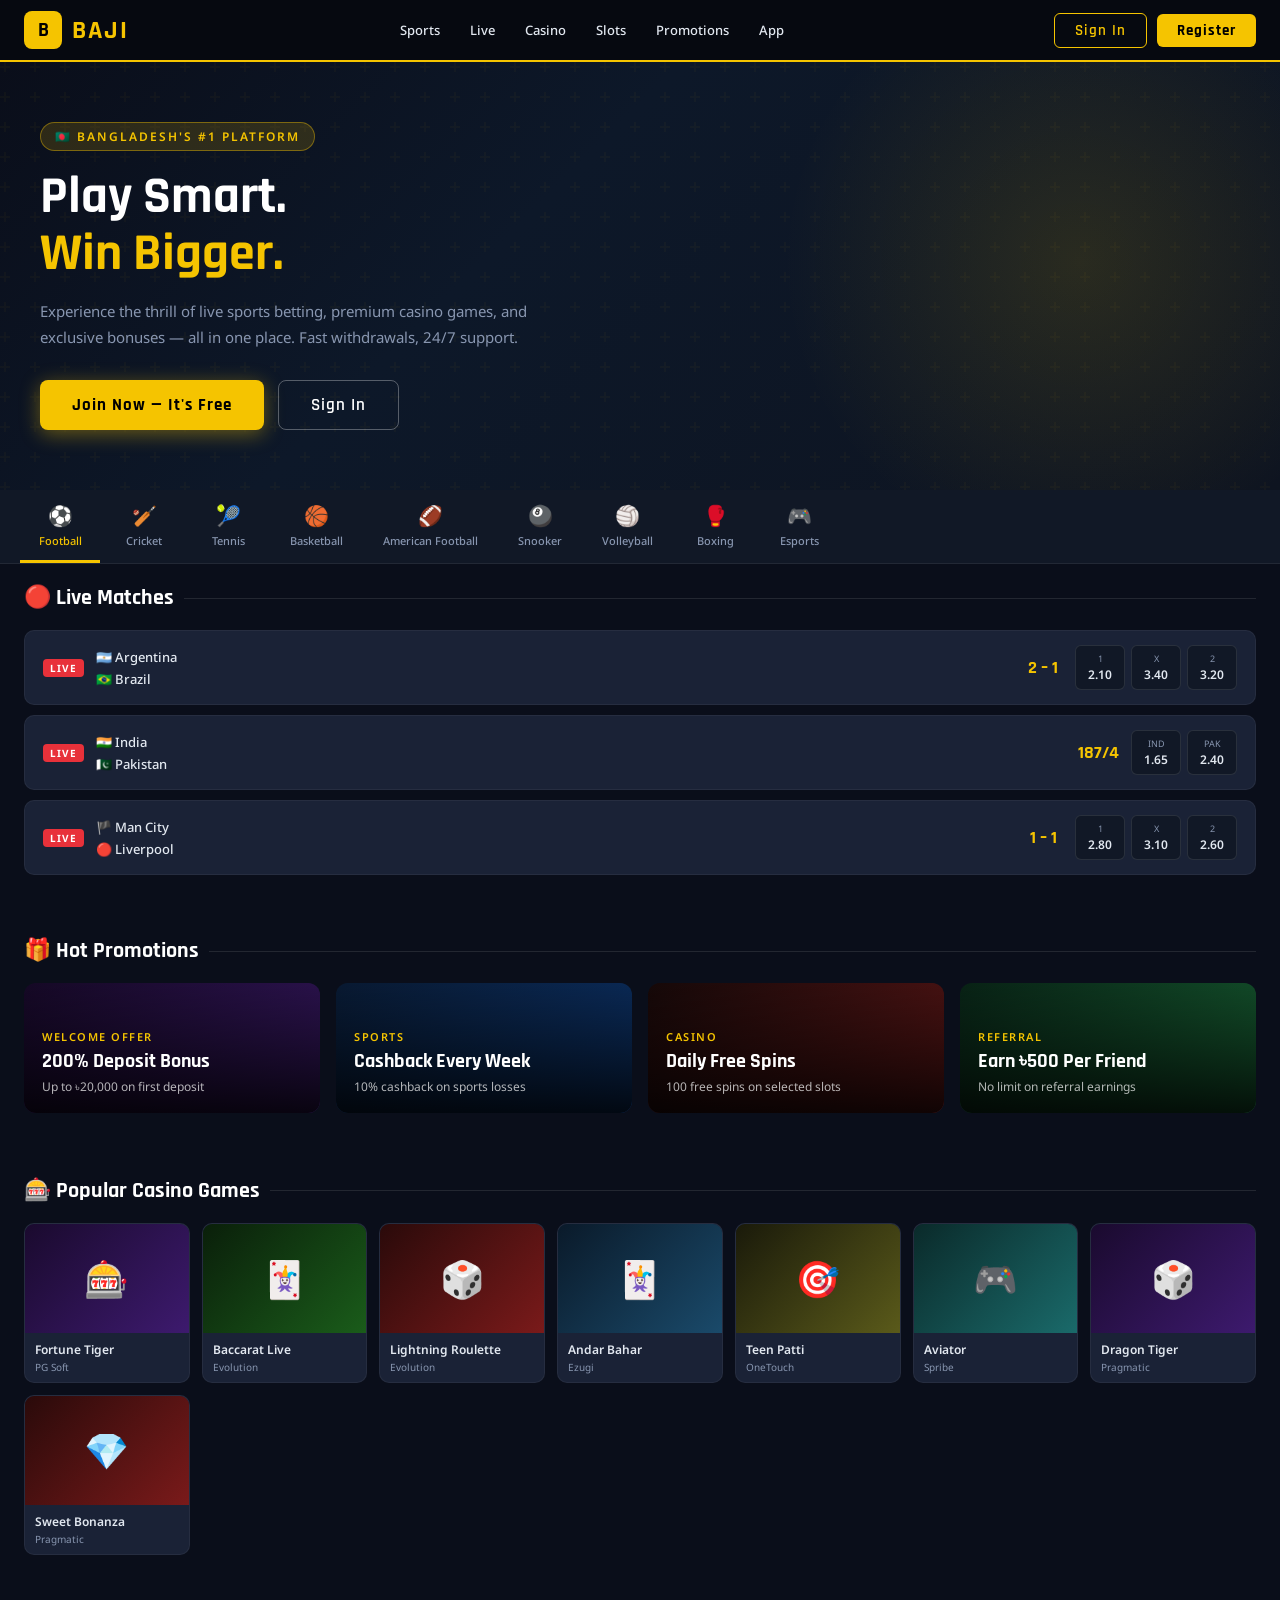
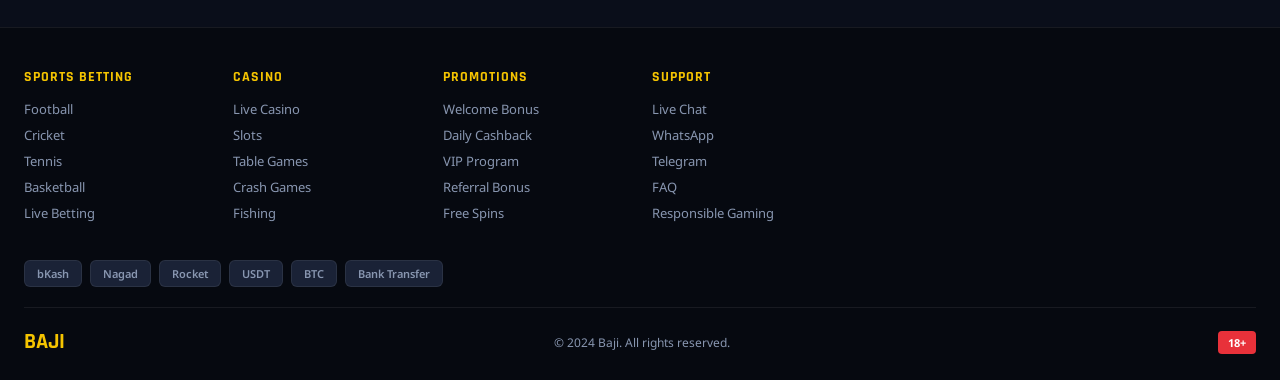
<file: index.html>
<!DOCTYPE html>
<html lang="en">
<head>
  <meta charset="UTF-8" />
  <meta name="viewport" content="width=device-width, initial-scale=1.0"/>
  <title>Baji – Sports Betting & Casino Bangladesh</title>
  <link rel="preconnect" href="https://fonts.googleapis.com">
  <link href="https://fonts.googleapis.com/css2?family=Rajdhani:wght@500;600;700&family=Noto+Sans:wght@400;500;700&display=swap" rel="stylesheet">
  <link rel="stylesheet" href="style.css">
  <script src="script.js"></script>
</head>
<body>

<div id="landing">
  <header>
    <div class="logo"><div class="logo-icon">B</div><div class="logo-text">BAJI</div></div>
    <nav>
      <a href="#">Sports</a><a href="#">Live</a><a href="#">Casino</a>
      <a href="#">Slots</a><a href="#">Promotions</a><a href="#">App</a>
    </nav>
    <div class="header-actions">
      <button class="btn-login" id="signInBtn">Sign In</button>
      <button class="btn-register" id="registerBtn">Register</button>
    </div>
  </header>

  <div class="hero">
    <div class="hero-glow"></div>
    <div class="hero-content">
      <div class="hero-badge">🇧🇩 Bangladesh's #1 Platform</div>
      <h1>Play Smart.<br><span>Win Bigger.</span></h1>
      <p>Experience the thrill of live sports betting, premium casino games, and exclusive bonuses — all in one place. Fast withdrawals, 24/7 support.</p>
      <div class="hero-btns">
        <button class="btn-hero-primary" id="heroRegisterBtn">Join Now — It's Free</button>
        <button class="btn-hero-secondary" id="heroLoginBtn">Sign In</button>
      </div>
    </div>
  </div>

  <div class="sports-bar">
    <div class="sport-tab active"><span class="sport-icon">⚽</span><span class="sport-name">Football</span></div>
    <div class="sport-tab"><span class="sport-icon">🏏</span><span class="sport-name">Cricket</span></div>
    <div class="sport-tab"><span class="sport-icon">🎾</span><span class="sport-name">Tennis</span></div>
    <div class="sport-tab"><span class="sport-icon">🏀</span><span class="sport-name">Basketball</span></div>
    <div class="sport-tab"><span class="sport-icon">🏈</span><span class="sport-name">American Football</span></div>
    <div class="sport-tab"><span class="sport-icon">🎱</span><span class="sport-name">Snooker</span></div>
    <div class="sport-tab"><span class="sport-icon">🏐</span><span class="sport-name">Volleyball</span></div>
    <div class="sport-tab"><span class="sport-icon">🥊</span><span class="sport-name">Boxing</span></div>
    <div class="sport-tab"><span class="sport-icon">🎮</span><span class="sport-name">Esports</span></div>
  </div>

  <div class="live-section">
    <div class="section-title">🔴 Live Matches</div>
    <div class="live-match">
      <span class="live-badge">LIVE</span>
      <div class="match-teams"><div class="team">🇦🇷 Argentina</div><div class="team">🇧🇷 Brazil</div></div>
      <div class="score">2 – 1</div>
      <div class="odds-group">
        <div class="odd-btn"><span class="odd-label">1</span>2.10</div>
        <div class="odd-btn"><span class="odd-label">X</span>3.40</div>
        <div class="odd-btn"><span class="odd-label">2</span>3.20</div>
      </div>
    </div>
    <div class="live-match">
      <span class="live-badge">LIVE</span>
      <div class="match-teams"><div class="team">🇮🇳 India</div><div class="team">🇵🇰 Pakistan</div></div>
      <div class="score">187/4</div>
      <div class="odds-group">
        <div class="odd-btn"><span class="odd-label">IND</span>1.65</div>
        <div class="odd-btn"><span class="odd-label">PAK</span>2.40</div>
      </div>
    </div>
    <div class="live-match">
      <span class="live-badge">LIVE</span>
      <div class="match-teams"><div class="team">🏴 Man City</div><div class="team">🔴 Liverpool</div></div>
      <div class="score">1 – 1</div>
      <div class="odds-group">
        <div class="odd-btn"><span class="odd-label">1</span>2.80</div>
        <div class="odd-btn"><span class="odd-label">X</span>3.10</div>
        <div class="odd-btn"><span class="odd-label">2</span>2.60</div>
      </div>
    </div>
  </div>

  <div class="section">
    <div class="section-title">🎁 Hot Promotions</div>
    <div class="promo-grid">
      <div class="promo-card promo-1"><div class="promo-card-inner"><div class="promo-label">Welcome Offer</div><div class="promo-title">200% Deposit Bonus</div><div class="promo-desc">Up to ৳20,000 on first deposit</div></div></div>
      <div class="promo-card promo-2"><div class="promo-card-inner"><div class="promo-label">Sports</div><div class="promo-title">Cashback Every Week</div><div class="promo-desc">10% cashback on sports losses</div></div></div>
      <div class="promo-card promo-3"><div class="promo-card-inner"><div class="promo-label">Casino</div><div class="promo-title">Daily Free Spins</div><div class="promo-desc">100 free spins on selected slots</div></div></div>
      <div class="promo-card promo-4"><div class="promo-card-inner"><div class="promo-label">Referral</div><div class="promo-title">Earn ৳500 Per Friend</div><div class="promo-desc">No limit on referral earnings</div></div></div>
    </div>
  </div>

  <div class="section">
    <div class="section-title">🎰 Popular Casino Games</div>
    <div class="games-grid">
      <div class="game-card"><div class="game-thumb g1">🎰</div><div class="game-info"><div class="game-name">Fortune Tiger</div><div class="game-provider">PG Soft</div></div></div>
      <div class="game-card"><div class="game-thumb g2">🃏</div><div class="game-info"><div class="game-name">Baccarat Live</div><div class="game-provider">Evolution</div></div></div>
      <div class="game-card"><div class="game-thumb g3">🎲</div><div class="game-info"><div class="game-name">Lightning Roulette</div><div class="game-provider">Evolution</div></div></div>
      <div class="game-card"><div class="game-thumb g4">🃏</div><div class="game-info"><div class="game-name">Andar Bahar</div><div class="game-provider">Ezugi</div></div></div>
      <div class="game-card"><div class="game-thumb g5">🎯</div><div class="game-info"><div class="game-name">Teen Patti</div><div class="game-provider">OneTouch</div></div></div>
      <div class="game-card"><div class="game-thumb g6">🎮</div><div class="game-info"><div class="game-name">Aviator</div><div class="game-provider">Spribe</div></div></div>
      <div class="game-card"><div class="game-thumb g1">🎲</div><div class="game-info"><div class="game-name">Dragon Tiger</div><div class="game-provider">Pragmatic</div></div></div>
      <div class="game-card"><div class="game-thumb g3">💎</div><div class="game-info"><div class="game-name">Sweet Bonanza</div><div class="game-provider">Pragmatic</div></div></div>
    </div>
  </div>

  <footer>
    <div class="footer-grid">
      <div class="footer-col"><h4>Sports Betting</h4><a href="#">Football</a><a href="#">Cricket</a><a href="#">Tennis</a><a href="#">Basketball</a><a href="#">Live Betting</a></div>
      <div class="footer-col"><h4>Casino</h4><a href="#">Live Casino</a><a href="#">Slots</a><a href="#">Table Games</a><a href="#">Crash Games</a><a href="#">Fishing</a></div>
      <div class="footer-col"><h4>Promotions</h4><a href="#">Welcome Bonus</a><a href="#">Daily Cashback</a><a href="#">VIP Program</a><a href="#">Referral Bonus</a><a href="#">Free Spins</a></div>
      <div class="footer-col"><h4>Support</h4><a href="#">Live Chat</a><a href="#">WhatsApp</a><a href="#">Telegram</a><a href="#">FAQ</a><a href="#">Responsible Gaming</a></div>
    </div>
    <div class="payment-icons">
      <div class="pay-icon">bKash</div><div class="pay-icon">Nagad</div><div class="pay-icon">Rocket</div>
      <div class="pay-icon">USDT</div><div class="pay-icon">BTC</div><div class="pay-icon">Bank Transfer</div>
    </div>
    <div class="footer-bottom" style="margin-top:20px;">
      <div class="footer-logo">BAJI</div>
      <div class="footer-copy">© 2024 Baji. All rights reserved.</div>
      <div class="age-badge">18+</div>
    </div>
  </footer>
</div>

<!-- CLERK MODAL -->
<div id="clerk-overlay">
  <div id="clerk-container">
    <button class="close-modal" id="closeModal">✕</button>
    <h2>Welcome Back</h2>
    <p>Sign in to access your Game Dashboard and live bets.</p>
    <div id="clerk-signin"></div>
  </div>
</div>

<!-- DASHBOARD -->
<div id="dashboard">
  <div class="dash-header">
    <div class="logo"><div class="logo-icon">B</div><div class="logo-text">BAJI</div></div>
    <div class="dash-welcome">Welcome, <span id="userEmailDisplay">Player</span> 👋</div>
    <button class="btn-signout" id="signOutBtn">Sign Out</button>
  </div>
  <div class="dash-body">
    <h1>Game <span>Dashboard</span></h1>
    <p>Your personal hub for sports, casino, and live games.</p>
    <div class="stats-row">
      <div class="stat-card"><div class="stat-label">Balance</div><div class="stat-value">৳ 5,200</div><div class="stat-sub">↑ Ready to play</div></div>
      <div class="stat-card"><div class="stat-label">Active Bets</div><div class="stat-value">3</div><div class="stat-sub">↑ 2 winning</div></div>
      <div class="stat-card"><div class="stat-label">Total Winnings</div><div class="stat-value">৳ 18,400</div><div class="stat-sub">↑ This month</div></div>
      <div class="stat-card"><div class="stat-label">VIP Level</div><div class="stat-value">Gold 🥇</div><div class="stat-sub">↑ 1,200 pts to Platinum</div></div>
    </div>
    <div class="section-title" style="margin-bottom:18px;">🎮 Quick Play</div>
    <div class="dash-games-grid">
      <div class="dash-game"><div class="dash-game-icon">⚽</div><div class="dash-game-name">Sports Betting</div><div class="dash-game-count">1,200+ events</div></div>
      <div class="dash-game"><div class="dash-game-icon">🎰</div><div class="dash-game-name">Slots</div><div class="dash-game-count">500+ games</div></div>
      <div class="dash-game"><div class="dash-game-icon">🃏</div><div class="dash-game-name">Live Casino</div><div class="dash-game-count">80+ tables</div></div>
      <div class="dash-game"><div class="dash-game-icon">✈️</div><div class="dash-game-name">Aviator</div><div class="dash-game-count">Crash game</div></div>
      <div class="dash-game"><div class="dash-game-icon">🏏</div><div class="dash-game-name">Cricket</div><div class="dash-game-count">Live matches</div></div>
      <div class="dash-game"><div class="dash-game-icon">🎁</div><div class="dash-game-name">My Bonuses</div><div class="dash-game-count">3 available</div></div>
    </div>
  </div>
</div>


</body>
</html>
</file>
<file: style.css>
:root {
      --gold: #f5c400; --gold2: #ffdc50; --dark: #0a0e1a; --darker: #060910;
      --card: #111826; --card2: #1a2236; --red: #e8313a; --green: #1db954;
      --text: #e2e8f0; --muted: #8896b0;
    }
    *, *::before, *::after { box-sizing: border-box; margin: 0; padding: 0; }
    body { font-family: 'Noto Sans', sans-serif; background: var(--dark); color: var(--text); min-height: 100vh; overflow-x: hidden; }
    #landing { display: block; }
    #dashboard { display: none; }

    header {
      background: var(--darker); border-bottom: 2px solid var(--gold);
      display: flex; align-items: center; justify-content: space-between;
      padding: 0 24px; height: 62px; position: sticky; top: 0; z-index: 100;
    }
    .logo { display: flex; align-items: center; gap: 10px; }
    .logo-icon { width: 38px; height: 38px; background: var(--gold); border-radius: 8px; display: flex; align-items: center; justify-content: center; font-family: 'Rajdhani', sans-serif; font-weight: 700; font-size: 20px; color: #000; }
    .logo-text { font-family: 'Rajdhani', sans-serif; font-size: 26px; font-weight: 700; color: var(--gold); letter-spacing: 2px; }
    nav { display: flex; gap: 6px; }
    nav a { color: var(--text); text-decoration: none; font-size: 13px; font-weight: 500; padding: 6px 12px; border-radius: 6px; transition: all .2s; }
    nav a:hover { background: var(--card2); color: var(--gold); }
    .header-actions { display: flex; gap: 10px; align-items: center; }
    .btn-login { background: transparent; border: 1.5px solid var(--gold); color: var(--gold); padding: 7px 20px; border-radius: 6px; cursor: pointer; font-family: 'Rajdhani', sans-serif; font-size: 15px; font-weight: 600; transition: all .2s; letter-spacing: 1px; }
    .btn-login:hover { background: var(--gold); color: #000; }
    .btn-register { background: var(--gold); color: #000; border: none; padding: 7px 20px; border-radius: 6px; cursor: pointer; font-family: 'Rajdhani', sans-serif; font-size: 15px; font-weight: 700; transition: all .2s; letter-spacing: 1px; }
    .btn-register:hover { background: var(--gold2); }

    .hero { position: relative; overflow: hidden; background: linear-gradient(135deg, #0a0e1a 0%, #0d1829 40%, #0e1420 100%); min-height: 380px; display: flex; align-items: center; }
    .hero::before { content: ''; position: absolute; inset: 0; background: url("data:image/svg+xml,%3Csvg width='60' height='60' viewBox='0 0 60 60' xmlns='http://www.w3.org/2000/svg'%3E%3Cg fill='none'%3E%3Cg fill='%23f5c400' fill-opacity='0.03'%3E%3Cpath d='M36 34v-4h-2v4h-4v2h4v4h2v-4h4v-2h-4zm0-30V0h-2v4h-4v2h4v4h2V6h4V4h-4zM6 34v-4H4v4H0v2h4v4h2v-4h4v-2H6zM6 4V0H4v4H0v2h4v4h2V6h4V4H6z'/%3E%3C/g%3E%3C/g%3E%3C/svg%3E"); }
    .hero-glow { position: absolute; width: 600px; height: 600px; background: radial-gradient(circle, rgba(245,196,0,0.12) 0%, transparent 70%); top: -100px; right: -100px; pointer-events: none; }
    .hero-content { position: relative; z-index: 1; padding: 60px 40px; max-width: 620px; }
    .hero-badge { display: inline-flex; align-items: center; gap: 8px; background: rgba(245,196,0,0.15); border: 1px solid rgba(245,196,0,0.4); color: var(--gold); font-size: 12px; font-weight: 600; letter-spacing: 2px; padding: 5px 14px; border-radius: 20px; margin-bottom: 18px; text-transform: uppercase; }
    .hero h1 { font-family: 'Rajdhani', sans-serif; font-size: 52px; font-weight: 700; line-height: 1.1; color: #fff; margin-bottom: 16px; }
    .hero h1 span { color: var(--gold); }
    .hero p { font-size: 15px; color: var(--muted); line-height: 1.7; margin-bottom: 30px; }
    .hero-btns { display: flex; gap: 14px; flex-wrap: wrap; }
    .btn-hero-primary { background: var(--gold); color: #000; border: none; padding: 13px 32px; border-radius: 8px; cursor: pointer; font-family: 'Rajdhani', sans-serif; font-size: 17px; font-weight: 700; letter-spacing: 1px; transition: all .2s; box-shadow: 0 4px 20px rgba(245,196,0,0.4); }
    .btn-hero-primary:hover { background: var(--gold2); transform: translateY(-1px); }
    .btn-hero-secondary { background: transparent; color: #fff; border: 1.5px solid rgba(255,255,255,0.3); padding: 13px 32px; border-radius: 8px; cursor: pointer; font-family: 'Rajdhani', sans-serif; font-size: 17px; font-weight: 600; letter-spacing: 1px; transition: all .2s; }
    .btn-hero-secondary:hover { border-color: var(--gold); color: var(--gold); }

    .sports-bar { background: var(--card); border-bottom: 1px solid rgba(255,255,255,0.07); display: flex; gap: 4px; padding: 0 20px; overflow-x: auto; }
    .sports-bar::-webkit-scrollbar { display: none; }
    .sport-tab { display: flex; flex-direction: column; align-items: center; gap: 4px; padding: 12px 18px; cursor: pointer; min-width: 80px; border-bottom: 3px solid transparent; transition: all .2s; white-space: nowrap; }
    .sport-tab:hover, .sport-tab.active { border-bottom-color: var(--gold); }
    .sport-tab.active .sport-name { color: var(--gold); }
    .sport-icon { font-size: 20px; }
    .sport-name { font-size: 11px; color: var(--muted); font-weight: 500; }

    .section { padding: 32px 24px; }
    .section-title { font-family: 'Rajdhani', sans-serif; font-size: 22px; font-weight: 700; color: #fff; margin-bottom: 18px; display: flex; align-items: center; gap: 10px; }
    .section-title::after { content: ''; flex: 1; height: 1px; background: rgba(255,255,255,0.1); }
    .promo-grid { display: grid; grid-template-columns: repeat(auto-fill, minmax(280px, 1fr)); gap: 16px; }
    .promo-card { border-radius: 12px; overflow: hidden; position: relative; cursor: pointer; transition: transform .2s, box-shadow .2s; aspect-ratio: 16/7; }
    .promo-card:hover { transform: translateY(-3px); box-shadow: 0 12px 30px rgba(0,0,0,0.5); }
    .promo-card-inner { width: 100%; height: 100%; display: flex; flex-direction: column; justify-content: flex-end; padding: 18px; background: linear-gradient(to top, rgba(0,0,0,0.85) 0%, rgba(0,0,0,0.2) 100%); }
    .promo-label { font-size: 11px; color: var(--gold); font-weight: 600; letter-spacing: 1.5px; text-transform: uppercase; margin-bottom: 4px; }
    .promo-title { font-family: 'Rajdhani', sans-serif; font-size: 20px; font-weight: 700; color: #fff; }
    .promo-desc { font-size: 12px; color: rgba(255,255,255,0.7); margin-top: 4px; }
    .promo-1 { background: linear-gradient(135deg, #1a0a2e, #3d1a6e); }
    .promo-2 { background: linear-gradient(135deg, #0a1f3d, #0d3a7a); }
    .promo-3 { background: linear-gradient(135deg, #1a0a0a, #6e1a1a); }
    .promo-4 { background: linear-gradient(135deg, #0a2a1a, #1a6e3a); }

    .games-grid { display: grid; grid-template-columns: repeat(auto-fill, minmax(150px, 1fr)); gap: 12px; }
    .game-card { background: var(--card2); border-radius: 10px; overflow: hidden; cursor: pointer; transition: all .2s; border: 1px solid rgba(255,255,255,0.05); }
    .game-card:hover { transform: translateY(-3px); border-color: var(--gold); box-shadow: 0 8px 20px rgba(245,196,0,0.15); }
    .game-thumb { aspect-ratio: 3/2; display: flex; align-items: center; justify-content: center; font-size: 36px; }
    .game-info { padding: 8px 10px; }
    .game-name { font-size: 12px; font-weight: 600; color: var(--text); }
    .game-provider { font-size: 10px; color: var(--muted); margin-top: 2px; }
    .g1 { background: linear-gradient(135deg, #1a0a2e, #3d1a6e); }
    .g2 { background: linear-gradient(135deg, #0a1f0a, #1a5c1a); }
    .g3 { background: linear-gradient(135deg, #2a0a0a, #7a1a1a); }
    .g4 { background: linear-gradient(135deg, #0a1a2a, #1a4a6a); }
    .g5 { background: linear-gradient(135deg, #1a1a0a, #5a5a1a); }
    .g6 { background: linear-gradient(135deg, #0a2a2a, #1a6a6a); }

    .live-section { padding: 20px 24px; }
    .live-match { background: var(--card2); border-radius: 10px; padding: 14px 18px; margin-bottom: 10px; display: flex; align-items: center; justify-content: space-between; border: 1px solid rgba(255,255,255,0.05); cursor: pointer; transition: border-color .2s; gap: 12px; flex-wrap: wrap; }
    .live-match:hover { border-color: rgba(245,196,0,0.4); }
    .live-badge { background: var(--red); color: #fff; font-size: 10px; font-weight: 700; padding: 2px 7px; border-radius: 4px; letter-spacing: 1px; animation: pulse 1.5s infinite; white-space: nowrap; }
    @keyframes pulse { 0%,100% { opacity: 1; } 50% { opacity: 0.6; } }
    .match-teams { flex: 1; min-width: 120px; }
    .team { display: flex; align-items: center; gap: 8px; font-size: 13px; font-weight: 500; }
    .team + .team { margin-top: 4px; }
    .score { font-family: 'Rajdhani', sans-serif; font-size: 18px; font-weight: 700; color: var(--gold); min-width: 40px; text-align: center; }
    .odds-group { display: flex; gap: 6px; }
    .odd-btn { background: var(--card); border: 1px solid rgba(255,255,255,0.1); color: var(--text); padding: 6px 12px; border-radius: 6px; font-size: 12px; font-weight: 600; cursor: pointer; transition: all .2s; display: flex; flex-direction: column; align-items: center; gap: 1px; }
    .odd-btn:hover { background: var(--gold); color: #000; border-color: var(--gold); }
    .odd-label { font-size: 9px; color: var(--muted); font-weight: 400; }

    footer { background: var(--darker); border-top: 1px solid rgba(255,255,255,0.07); padding: 40px 24px 24px; margin-top: 40px; }
    .footer-grid { display: grid; grid-template-columns: repeat(auto-fill, minmax(180px, 1fr)); gap: 24px; margin-bottom: 30px; }
    .footer-col h4 { font-family: 'Rajdhani', sans-serif; font-size: 14px; font-weight: 700; color: var(--gold); letter-spacing: 1px; text-transform: uppercase; margin-bottom: 14px; }
    .footer-col a { display: block; color: var(--muted); font-size: 13px; text-decoration: none; margin-bottom: 8px; transition: color .2s; }
    .footer-col a:hover { color: var(--text); }
    .footer-bottom { border-top: 1px solid rgba(255,255,255,0.07); padding-top: 20px; display: flex; align-items: center; justify-content: space-between; flex-wrap: wrap; gap: 12px; }
    .footer-logo { font-family: 'Rajdhani', sans-serif; font-size: 22px; font-weight: 700; color: var(--gold); }
    .footer-copy { font-size: 12px; color: var(--muted); }
    .age-badge { background: var(--red); color: #fff; font-size: 11px; font-weight: 700; padding: 4px 10px; border-radius: 4px; }
    .payment-icons { display: flex; gap: 8px; flex-wrap: wrap; margin-top: 12px; }
    .pay-icon { background: var(--card2); border-radius: 6px; padding: 5px 12px; font-size: 11px; font-weight: 600; color: var(--muted); border: 1px solid rgba(255,255,255,0.07); }

    #clerk-overlay { display: none; position: fixed; inset: 0; z-index: 1000; background: rgba(0,0,0,0.75); backdrop-filter: blur(4px); align-items: center; justify-content: center; }
    #clerk-overlay.open { display: flex; }
    #clerk-container { background: var(--card); border-radius: 16px; padding: 30px; width: 100%; max-width: 460px; border: 1px solid rgba(245,196,0,0.3); box-shadow: 0 20px 60px rgba(0,0,0,0.8); margin: 20px; }
    #clerk-container h2 { font-family: 'Rajdhani', sans-serif; font-size: 26px; font-weight: 700; color: #fff; margin-bottom: 6px; }
    #clerk-container > p { font-size: 13px; color: var(--muted); margin-bottom: 24px; }
    #clerk-signin { min-height: 200px; }
    .close-modal { float: right; background: none; border: none; color: var(--muted); font-size: 22px; cursor: pointer; line-height: 1; padding: 0 4px; transition: color .2s; }
    .close-modal:hover { color: #fff; }

    #dashboard { min-height: 100vh; background: var(--dark); }
    .dash-header { background: var(--darker); border-bottom: 2px solid var(--gold); display: flex; align-items: center; justify-content: space-between; padding: 0 24px; height: 62px; gap: 12px; flex-wrap: wrap; }
    .dash-welcome { font-family: 'Rajdhani', sans-serif; font-size: 18px; font-weight: 600; color: var(--text); }
    .dash-welcome span { color: var(--gold); }
    .btn-signout { background: transparent; border: 1.5px solid rgba(255,255,255,0.2); color: var(--muted); padding: 6px 16px; border-radius: 6px; cursor: pointer; font-size: 13px; font-weight: 500; transition: all .2s; }
    .btn-signout:hover { border-color: var(--red); color: var(--red); }
    .dash-body { padding: 32px 24px; }
    .dash-body h1 { font-family: 'Rajdhani', sans-serif; font-size: 36px; font-weight: 700; color: #fff; margin-bottom: 8px; }
    .dash-body h1 span { color: var(--gold); }
    .dash-body > p { color: var(--muted); font-size: 14px; margin-bottom: 30px; }
    .stats-row { display: grid; grid-template-columns: repeat(auto-fill, minmax(200px, 1fr)); gap: 16px; margin-bottom: 32px; }
    .stat-card { background: var(--card2); border-radius: 12px; padding: 20px; border: 1px solid rgba(255,255,255,0.05); }
    .stat-label { font-size: 12px; color: var(--muted); text-transform: uppercase; letter-spacing: 1px; margin-bottom: 8px; }
    .stat-value { font-family: 'Rajdhani', sans-serif; font-size: 28px; font-weight: 700; color: var(--gold); }
    .stat-sub { font-size: 11px; color: var(--green); margin-top: 4px; }
    .dash-games-grid { display: grid; grid-template-columns: repeat(auto-fill, minmax(160px, 1fr)); gap: 14px; }
    .dash-game { background: var(--card2); border-radius: 12px; padding: 24px 16px; text-align: center; cursor: pointer; border: 1px solid rgba(255,255,255,0.05); transition: all .2s; }
    .dash-game:hover { border-color: var(--gold); transform: translateY(-3px); box-shadow: 0 8px 24px rgba(245,196,0,0.15); }
    .dash-game-icon { font-size: 36px; margin-bottom: 10px; }
    .dash-game-name { font-family: 'Rajdhani', sans-serif; font-size: 15px; font-weight: 700; color: var(--text); }
    .dash-game-count { font-size: 11px; color: var(--muted); margin-top: 3px; }

    @media (max-width: 768px) { nav { display: none; } .hero h1 { font-size: 34px; } .hero-content { padding: 40px 20px; } }
</file>
